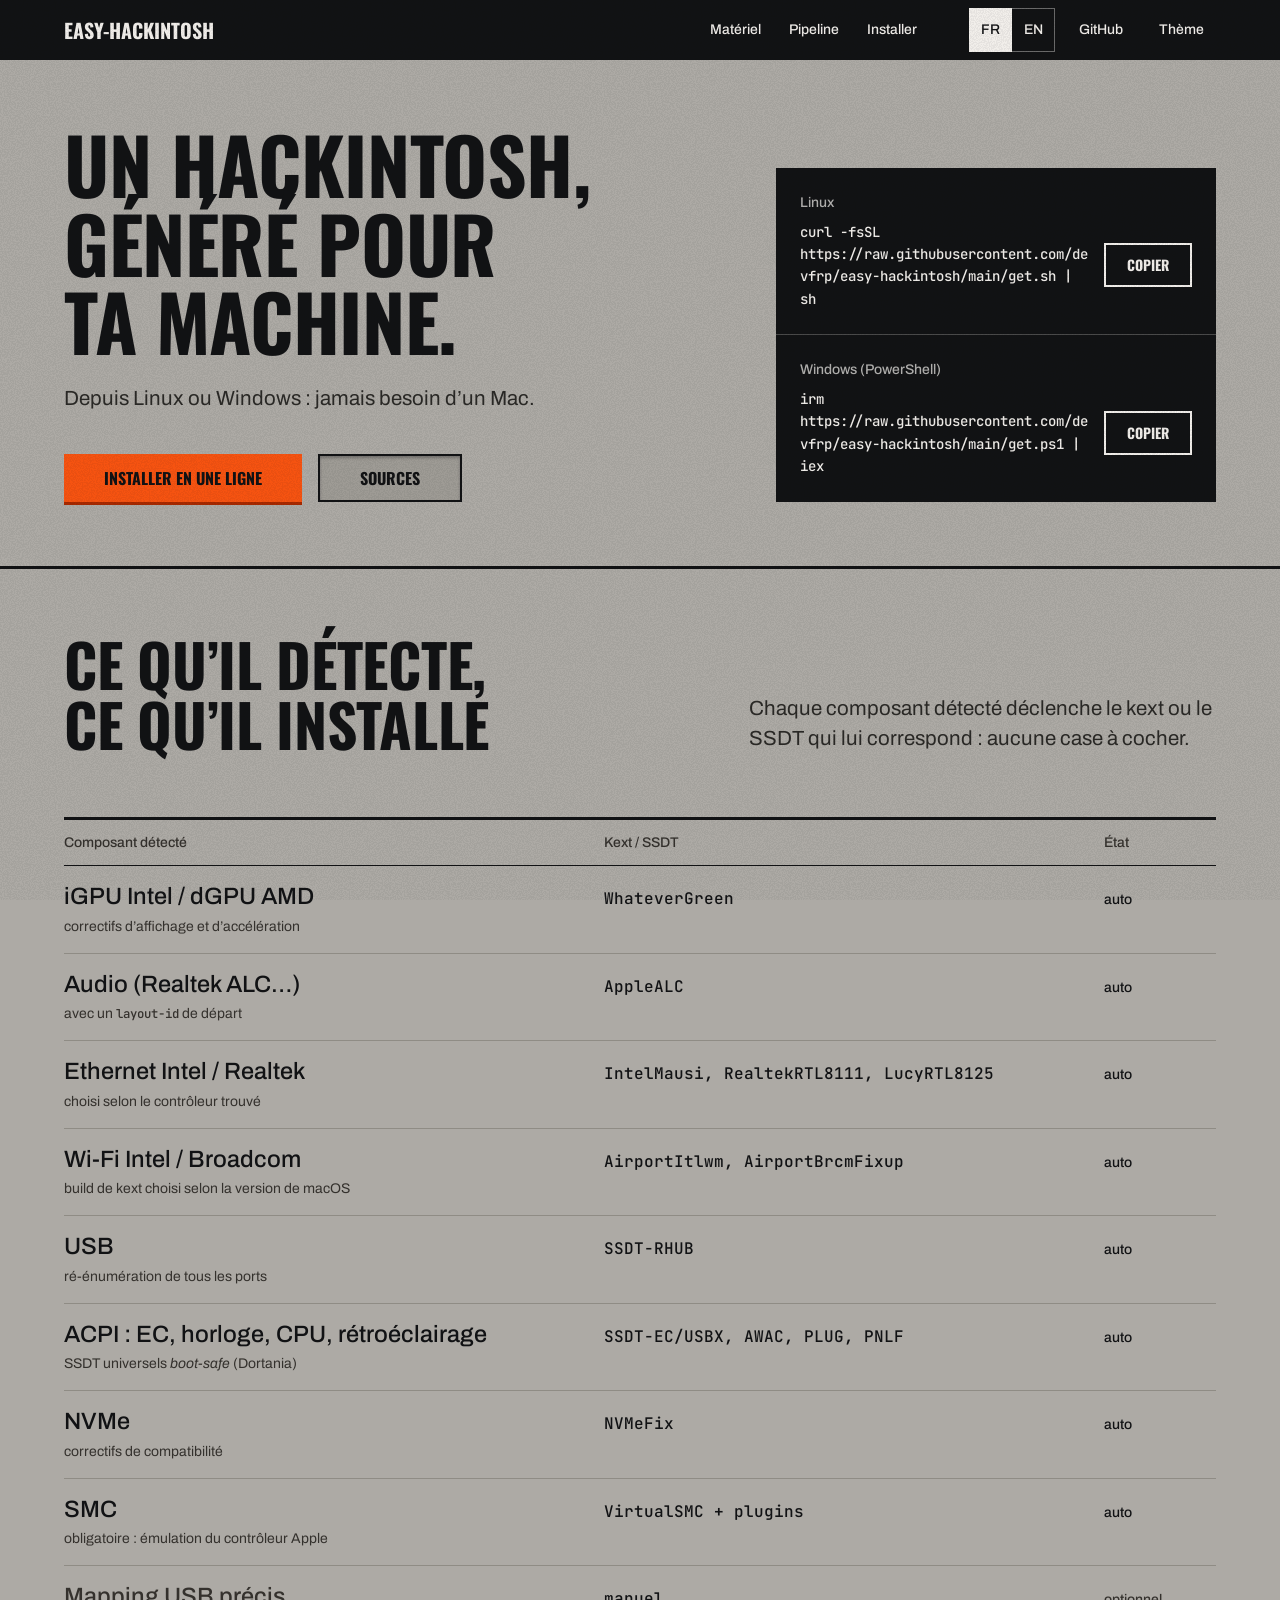
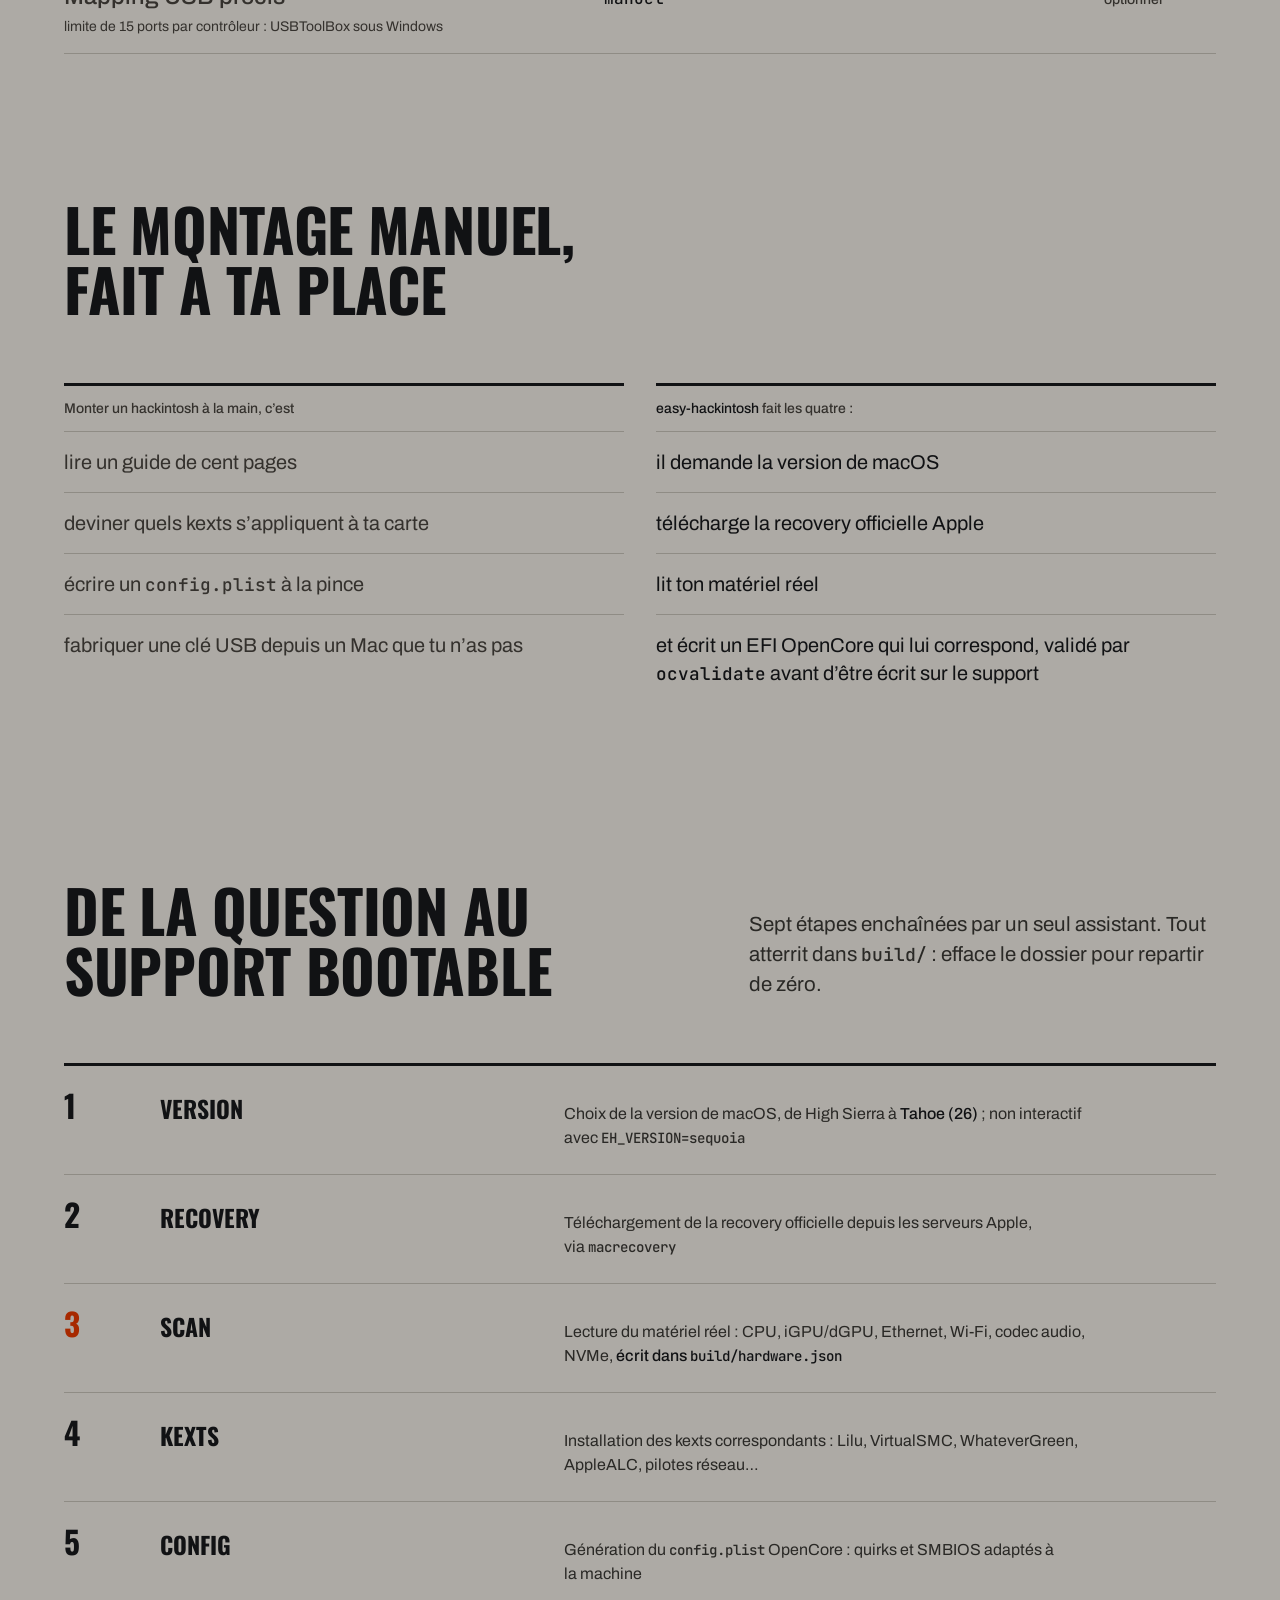
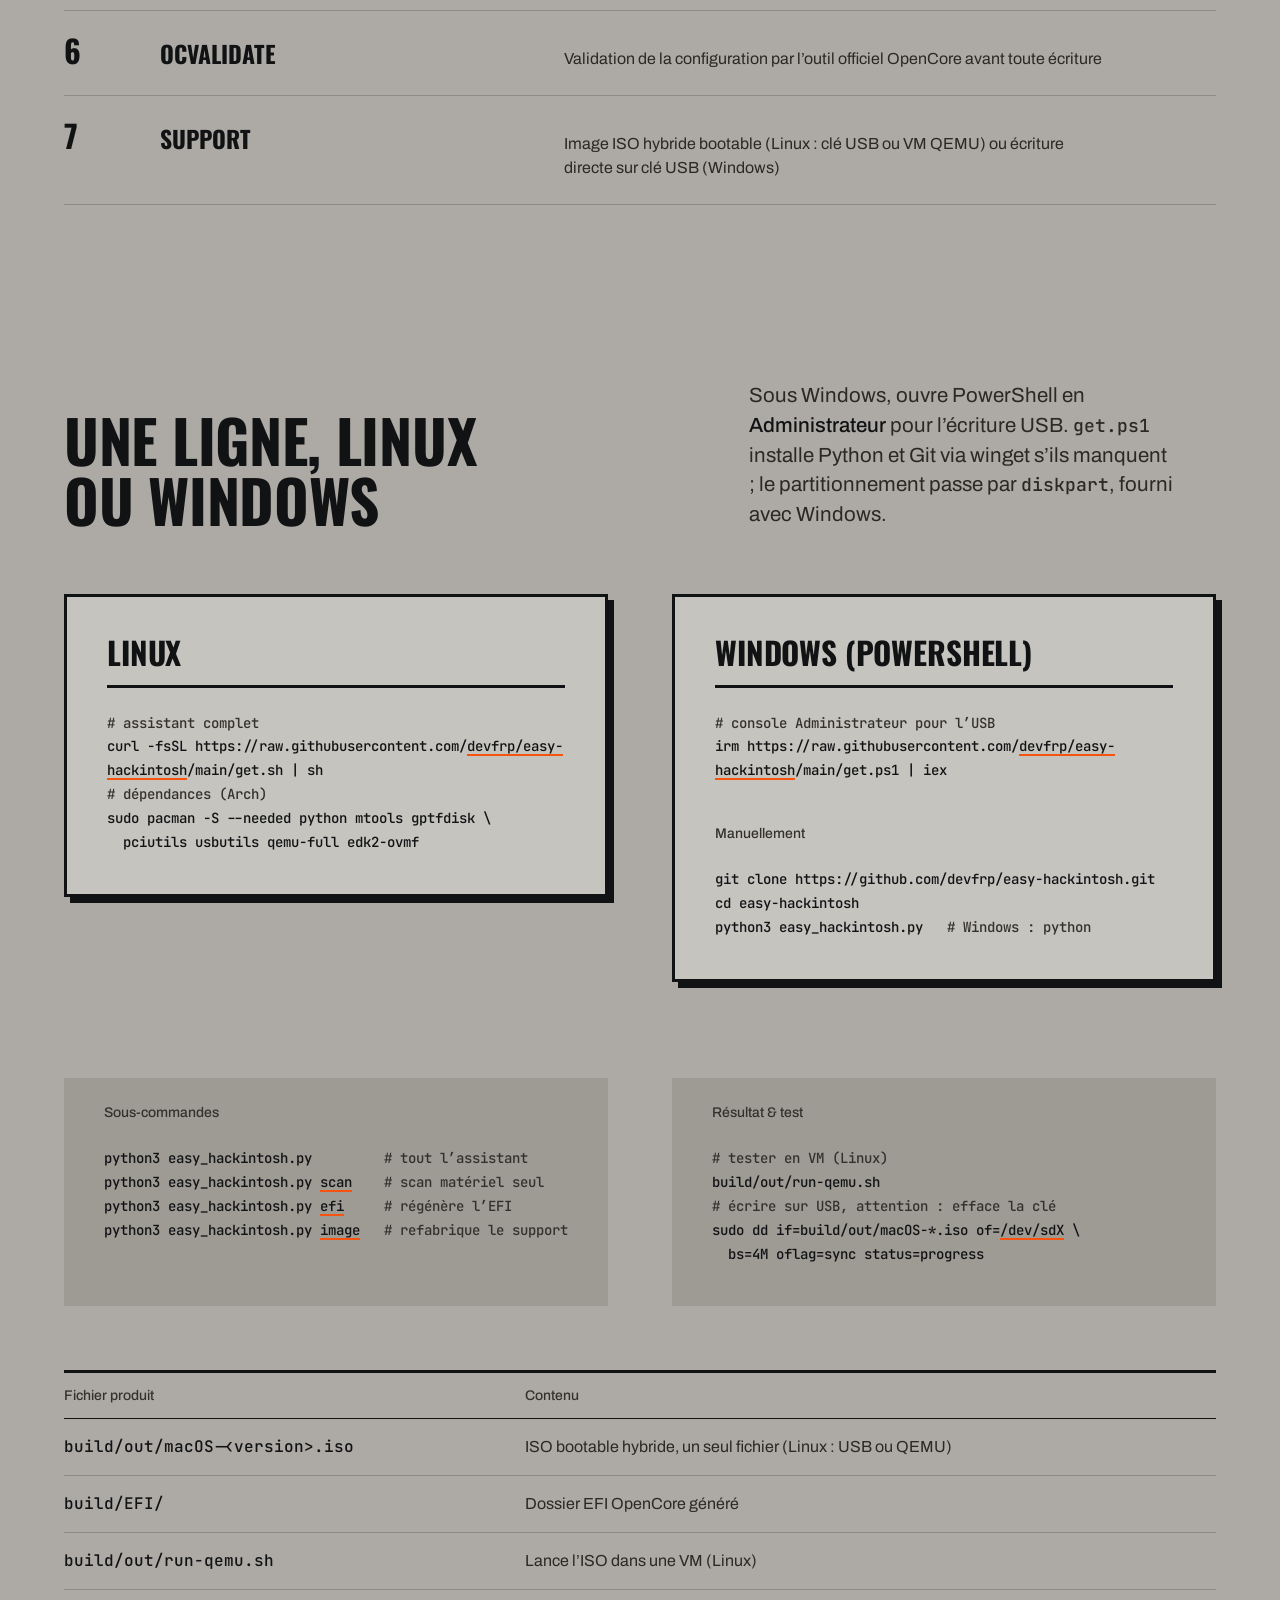
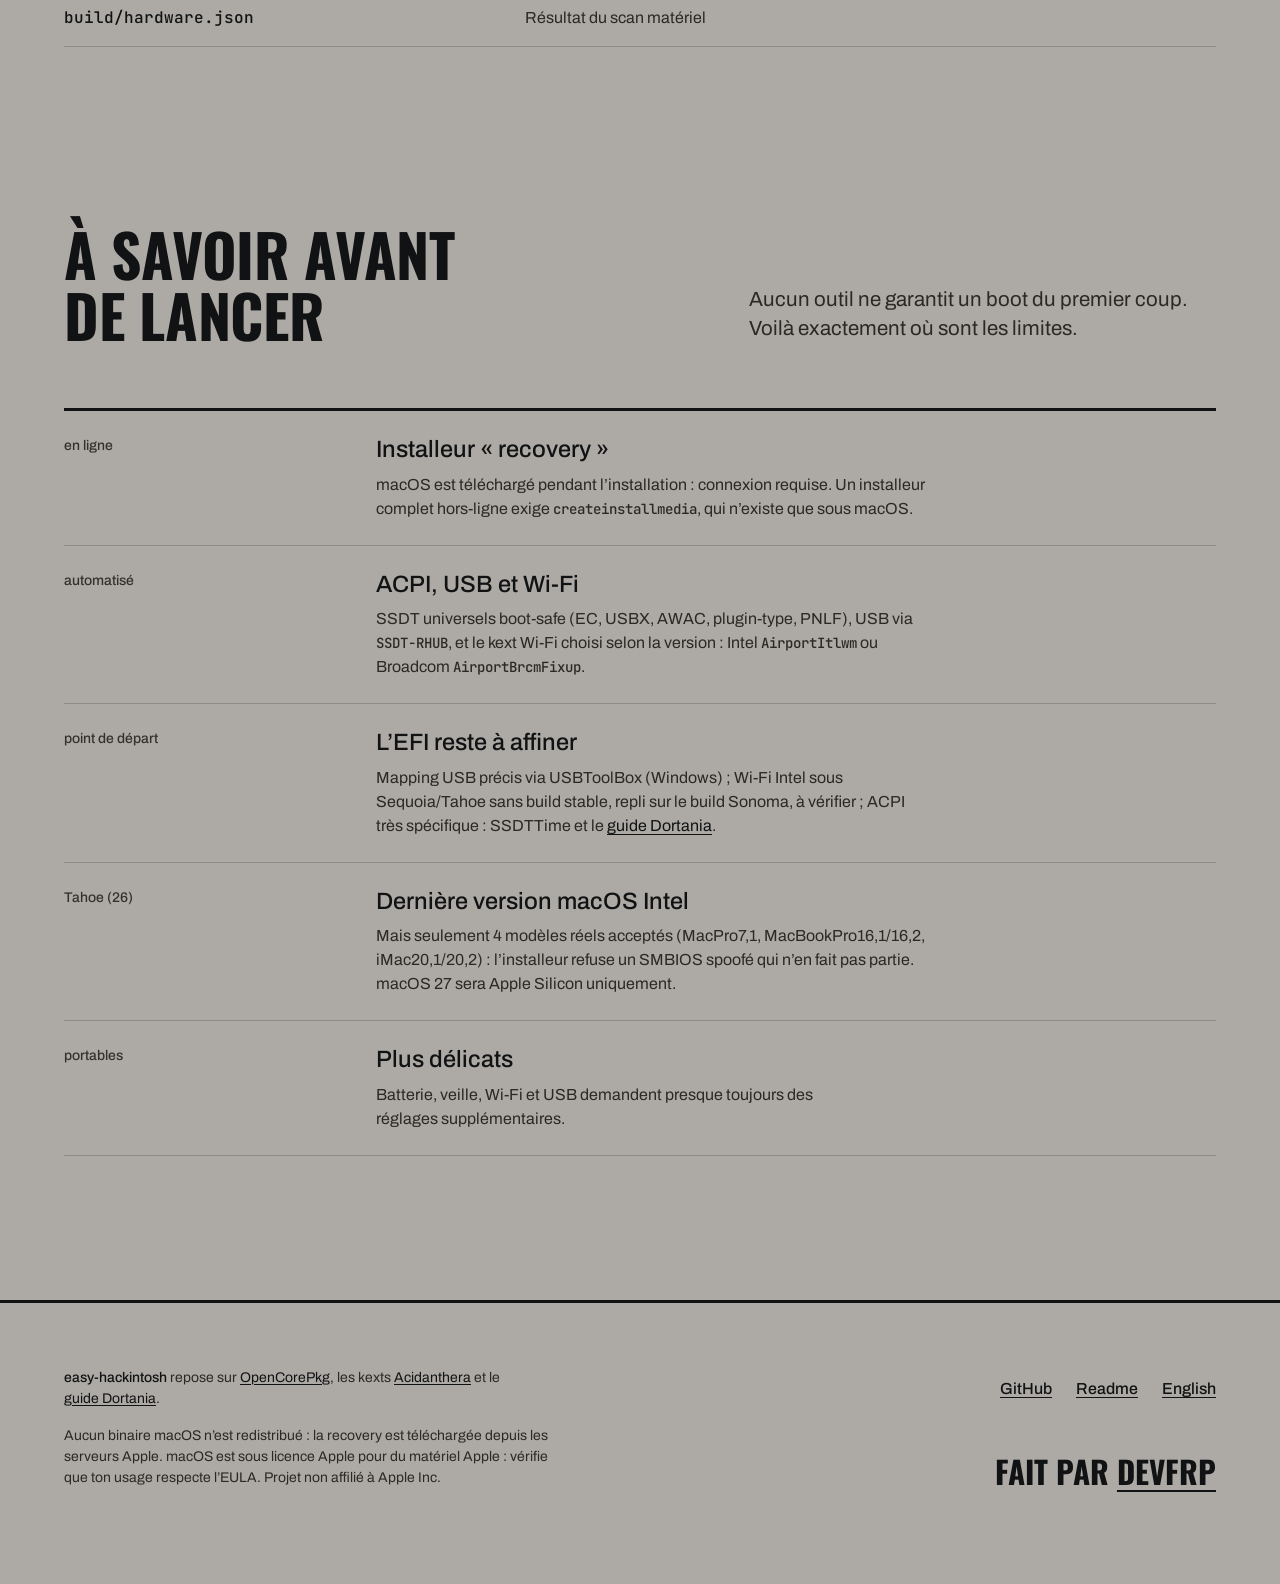
<file: docs/index.html>
<!doctype html>
<html lang="fr">
<head>
<meta charset="utf-8">
<meta name="viewport" content="width=device-width, initial-scale=1">
<title>easy-hackintosh : installeur macOS + EFI OpenCore générés pour ta machine</title>
<meta name="description" content="Génère automatiquement un installeur macOS bootable et un dossier EFI OpenCore adapté au matériel de ta machine, depuis Linux ou Windows. Un seul outil Python.">
<meta name="author" content="devfrp">
<meta property="og:title" content="easy-hackintosh : un hackintosh généré pour ta machine">
<meta property="og:description" content="Scan matériel, kexts, config.plist OpenCore validé, support bootable. Linux et Windows, en une ligne.">
<meta property="og:type" content="website">
<link rel="alternate" hreflang="en" href="index.en.html">
<link rel="preconnect" href="https://fonts.googleapis.com">
<link rel="preconnect" href="https://fonts.gstatic.com" crossorigin>
<link href="https://fonts.googleapis.com/css2?family=Oswald:wght@700&family=Archivo:wght@400;500&family=JetBrains+Mono:wght@500&display=swap" rel="stylesheet">
<link rel="stylesheet" href="style.css">
<script>try{var s=localStorage.getItem('ehx-theme');if(s==='dark'||s==='light')document.documentElement.setAttribute('data-theme',s);}catch(e){}</script>
</head>
<body class="grained">
<a class="skip" href="#top">Aller au contenu</a>
<header class="bar">
  <div class="container bar-inner">
    <a class="logo" href="#top" aria-label="easy-hackintosh, haut de la page">easy-hackintosh</a>
    <nav class="bar-nav" aria-label="Sections">
      <a class="opt" href="#hw">Matériel</a>
      <a class="opt" href="#pipeline">Pipeline</a>
      <a href="#install">Installer</a>
    </nav>
    <div class="bar-end">
      <span class="langsel" role="group" aria-label="Langue">
        <a href="index.html" class="active" aria-current="page">FR</a>
        <a href="index.en.html">EN</a>
      </span>
      <a class="gh" href="https://github.com/devfrp/easy-hackintosh">GitHub</a>
      <button id="themetog" type="button" title="Changer de thème" aria-label="Basculer thème clair/sombre">Thème</button>
    </div>
  </div>
</header>

<main id="top">
  <section class="hero">
    <div class="container hero-grid">
      <div class="hero-text">
        <h1>Un hackintosh, généré pour ta machine.</h1>
        <p class="lead">Depuis Linux ou Windows : jamais besoin d’un Mac.</p>
        <div class="cta">
          <a class="btn btn--primary" href="#install">Installer en une ligne</a>
          <a class="btn btn--secondary" href="https://github.com/devfrp/easy-hackintosh">Sources</a>
        </div>
      </div>
      <div class="cmds">
        <div class="cmd">
          <p class="cmd-cap">Linux</p>
          <div class="term"><code id="cmd">curl -fsSL https://raw.githubusercontent.com/devfrp/easy-hackintosh/main/get.sh | sh</code><button id="cpb" type="button" onclick="cp('cmd','cpb')">copier</button></div>
        </div>
        <div class="cmd">
          <p class="cmd-cap">Windows (PowerShell)</p>
          <div class="term"><code id="cmdw">irm https://raw.githubusercontent.com/devfrp/easy-hackintosh/main/get.ps1 | iex</code><button id="cpbw" type="button" onclick="cp('cmdw','cpbw')">copier</button></div>
        </div>
      </div>
    </div>
  </section>

  <section class="sec sec--first" id="hw">
    <div class="container">
      <div class="head">
        <h2>Ce qu’il détecte, ce qu’il installe</h2>
        <p class="lead">Chaque composant détecté déclenche le kext ou le SSDT qui lui correspond : aucune case à cocher.</p>
      </div>
      <div class="spec-wrap"><table class="spec">
        <thead><tr><th>Composant détecté</th><th>Kext / SSDT</th><th>État</th></tr></thead>
        <tbody>
          <tr><td><b>iGPU Intel / dGPU AMD</b><span>correctifs d’affichage et d’accélération</span></td><td class="v">WhateverGreen</td><td class="s">auto</td></tr>
          <tr><td><b>Audio (Realtek ALC…)</b><span>avec un <code>layout-id</code> de départ</span></td><td class="v">AppleALC</td><td class="s">auto</td></tr>
          <tr><td><b>Ethernet Intel / Realtek</b><span>choisi selon le contrôleur trouvé</span></td><td class="v">IntelMausi, RealtekRTL8111, LucyRTL8125</td><td class="s">auto</td></tr>
          <tr><td><b>Wi-Fi Intel / Broadcom</b><span>build de kext choisi selon la version de macOS</span></td><td class="v">AirportItlwm, AirportBrcmFixup</td><td class="s">auto</td></tr>
          <tr><td><b>USB</b><span>ré-énumération de tous les ports</span></td><td class="v">SSDT-RHUB</td><td class="s">auto</td></tr>
          <tr><td><b>ACPI : EC, horloge, CPU, rétroéclairage</b><span>SSDT universels <em>boot-safe</em> (Dortania)</span></td><td class="v">SSDT-EC/USBX, AWAC, PLUG, PNLF</td><td class="s">auto</td></tr>
          <tr><td><b>NVMe</b><span>correctifs de compatibilité</span></td><td class="v">NVMeFix</td><td class="s">auto</td></tr>
          <tr><td><b>SMC</b><span>obligatoire : émulation du contrôleur Apple</span></td><td class="v">VirtualSMC + plugins</td><td class="s">auto</td></tr>
          <tr class="opt-row"><td><b>Mapping USB précis</b><span>limite de 15 ports par contrôleur : USBToolBox sous Windows</span></td><td class="v">manuel</td><td class="s">optionnel</td></tr>
        </tbody>
      </table></div>
    </div>
  </section>

  <section class="sec" id="about">
    <div class="container about">
      <h2>Le montage manuel, fait à ta place</h2>
      <div class="vs">
        <div class="vs-col">
          <p class="vs-cap">Monter un hackintosh à la main, c’est</p>
          <ul>
            <li>lire un guide de cent pages</li>
            <li>deviner quels kexts s’appliquent à ta carte</li>
            <li>écrire un <code>config.plist</code> à la pince</li>
            <li>fabriquer une clé USB depuis un Mac que tu n’as pas</li>
          </ul>
        </div>
        <div class="vs-col vs-col--after">
          <p class="vs-cap"><b>easy-hackintosh</b> fait les quatre :</p>
          <ul>
            <li>il demande la version de macOS</li>
            <li>télécharge la recovery officielle Apple</li>
            <li>lit ton matériel réel</li>
            <li>et écrit un EFI OpenCore qui lui correspond, validé par <code>ocvalidate</code> avant d’être écrit sur le support</li>
          </ul>
        </div>
      </div>
    </div>
  </section>

  <section class="sec sec--l" id="pipeline">
    <div class="container">
      <div class="head">
        <h2>De la question au support bootable</h2>
        <p class="lead">Sept étapes enchaînées par un seul assistant. Tout atterrit dans <code>build/</code> : efface le dossier pour repartir de zéro.</p>
      </div>
      <ol class="runs">
        <li><span class="name">version</span><p>Choix de la version de macOS, de High&nbsp;Sierra à <b>Tahoe&nbsp;(26)</b> ; non interactif avec <code>EH_VERSION=sequoia</code></p></li>
        <li><span class="name">recovery</span><p>Téléchargement de la recovery officielle depuis les serveurs Apple, via <code>macrecovery</code></p></li>
        <li class="hw"><span class="name">scan</span><p>Lecture du matériel réel : CPU, iGPU/dGPU, Ethernet, Wi-Fi, codec audio, NVMe, <b>écrit dans <code>build/hardware.json</code></b></p></li>
        <li><span class="name">kexts</span><p>Installation des kexts correspondants : Lilu, VirtualSMC, WhateverGreen, AppleALC, pilotes réseau…</p></li>
        <li><span class="name">config</span><p>Génération du <code>config.plist</code> OpenCore : quirks et SMBIOS adaptés à la machine</p></li>
        <li><span class="name">ocvalidate</span><p>Validation de la configuration par l’outil officiel OpenCore avant toute écriture</p></li>
        <li><span class="name">support</span><p>Image ISO hybride bootable (Linux : clé USB ou VM QEMU) ou écriture directe sur clé USB (Windows)</p></li>
      </ol>
    </div>
  </section>

  <section class="sec sec--l" id="install">
    <div class="container">
      <div class="head">
        <h2>Une ligne, Linux ou Windows</h2>
        <p class="lead">Sous Windows, ouvre PowerShell en <b>Administrateur</b> pour l’écriture USB. <code>get.ps1</code> installe Python et Git via winget s’ils manquent ; le partitionnement passe par <code>diskpart</code>, fourni avec Windows.</p>
      </div>
      <div class="plates">
        <figure class="plate">
          <figcaption><h3>Linux</h3></figcaption>
<pre><span class="c"># assistant complet</span>
curl -fsSL https://raw.githubusercontent.com/<span class="f">devfrp/easy-hackintosh</span>/main/get.sh | sh
<span class="c"># dépendances (Arch)</span>
sudo pacman -S --needed python mtools gptfdisk \
  pciutils usbutils qemu-full edk2-ovmf</pre>
        </figure>
        <figure class="plate">
          <figcaption><h3>Windows (PowerShell)</h3></figcaption>
<pre><span class="c"># console Administrateur pour l’USB</span>
irm https://raw.githubusercontent.com/<span class="f">devfrp/easy-hackintosh</span>/main/get.ps1 | iex</pre>
          <p class="plate-sub">Manuellement</p>
<pre>git clone https://github.com/devfrp/easy-hackintosh.git
cd easy-hackintosh
python3 easy_hackintosh.py   <span class="c"># Windows : python</span></pre>
        </figure>
      </div>
      <div class="wells">
        <figure class="well">
          <figcaption>Sous-commandes</figcaption>
<pre>python3 easy_hackintosh.py         <span class="c"># tout l’assistant</span>
python3 easy_hackintosh.py <span class="f">scan</span>    <span class="c"># scan matériel seul</span>
python3 easy_hackintosh.py <span class="f">efi</span>     <span class="c"># régénère l’EFI</span>
python3 easy_hackintosh.py <span class="f">image</span>   <span class="c"># refabrique le support</span></pre>
        </figure>
        <figure class="well">
          <figcaption>Résultat &amp; test</figcaption>
<pre><span class="c"># tester en VM (Linux)</span>
build/out/run-qemu.sh
<span class="c"># écrire sur USB, attention : efface la clé</span>
sudo dd if=build/out/macOS-*.iso of=<span class="f">/dev/sdX</span> \
  bs=4M oflag=sync status=progress</pre>
        </figure>
      </div>
      <div class="spec-wrap"><table class="spec spec--files">
        <thead><tr><th>Fichier produit</th><th>Contenu</th></tr></thead>
        <tbody>
          <tr><td class="v">build/out/macOS-&lt;version&gt;.iso</td><td>ISO bootable hybride, un seul fichier (Linux : USB ou QEMU)</td></tr>
          <tr><td class="v">build/EFI/</td><td>Dossier EFI OpenCore généré</td></tr>
          <tr><td class="v">build/out/run-qemu.sh</td><td>Lance l’ISO dans une VM (Linux)</td></tr>
          <tr><td class="v">build/hardware.json</td><td>Résultat du scan matériel</td></tr>
        </tbody>
      </table></div>
    </div>
  </section>

  <section class="sec sec--l" id="know">
    <div class="container">
      <div class="head">
        <h2>À savoir avant de lancer</h2>
        <p class="lead">Aucun outil ne garantit un boot du premier coup. Voilà exactement où sont les limites.</p>
      </div>
      <ul class="limits">
        <li><span class="tag">en ligne</span><div><b>Installeur « recovery »</b><p>macOS est téléchargé pendant l’installation : connexion requise. Un installeur complet hors-ligne exige <code>createinstallmedia</code>, qui n’existe que sous macOS.</p></div></li>
        <li><span class="tag">automatisé</span><div><b>ACPI, USB et Wi-Fi</b><p>SSDT universels boot-safe (EC, USBX, AWAC, plugin-type, PNLF), USB via <code>SSDT-RHUB</code>, et le kext Wi-Fi choisi selon la version : Intel <code>AirportItlwm</code> ou Broadcom <code>AirportBrcmFixup</code>.</p></div></li>
        <li><span class="tag">point de départ</span><div><b>L’EFI reste à affiner</b><p>Mapping USB précis via USBToolBox (Windows) ; Wi-Fi Intel sous Sequoia/Tahoe sans build stable, repli sur le build Sonoma, à vérifier ; ACPI très spécifique : SSDTTime et le <a href="https://dortania.github.io/OpenCore-Install-Guide/">guide Dortania</a>.</p></div></li>
        <li><span class="tag">Tahoe (26)</span><div><b>Dernière version macOS Intel</b><p>Mais seulement 4 modèles réels acceptés (MacPro7,1, MacBookPro16,1/16,2, iMac20,1/20,2) : l’installeur refuse un SMBIOS spoofé qui n’en fait pas partie. macOS 27 sera Apple Silicon uniquement.</p></div></li>
        <li><span class="tag">portables</span><div><b>Plus délicats</b><p>Batterie, veille, Wi-Fi et USB demandent presque toujours des réglages supplémentaires.</p></div></li>
      </ul>
    </div>
  </section>
</main>

<footer class="foot">
  <div class="container foot-grid">
    <div class="disc">
      <p><b>easy-hackintosh</b> repose sur <a href="https://github.com/acidanthera/OpenCorePkg">OpenCorePkg</a>, les kexts <a href="https://github.com/acidanthera">Acidanthera</a> et le <a href="https://dortania.github.io/OpenCore-Install-Guide/">guide Dortania</a>.</p>
      <p>Aucun binaire macOS n’est redistribué : la recovery est téléchargée depuis les serveurs Apple. macOS est sous licence Apple pour du matériel Apple : vérifie que ton usage respecte l’EULA. Projet non affilié à Apple&nbsp;Inc.</p>
    </div>
    <div class="signoff">
      <ul class="links">
        <li><a href="https://github.com/devfrp/easy-hackintosh">GitHub</a></li>
        <li><a href="https://github.com/devfrp/easy-hackintosh/blob/main/README.md">Readme</a></li>
        <li><a href="index.en.html">English</a></li>
      </ul>
      <p class="sign">Fait par <a href="https://devfrp.github.io">devfrp</a></p>
    </div>
  </div>
</footer>

<script>
(function(){
  // theme (persisted)
  var root=document.documentElement, tog=document.getElementById('themetog');
  function cur(){var t=root.getAttribute('data-theme');
    if(t) return t;
    return matchMedia('(prefers-color-scheme:dark)').matches?'dark':'light';}
  tog.addEventListener('click',function(){
    var n=cur()==='dark'?'light':'dark';
    root.setAttribute('data-theme',n);
    try{localStorage.setItem('ehx-theme',n);}catch(e){}
  });
  // copy
  window.cp=function(id,bid){var b=document.getElementById(bid);
    navigator.clipboard.writeText(document.getElementById(id).textContent).then(function(){
      b.textContent='copié'; setTimeout(function(){b.textContent='copier';},1500);});};
})();
</script>
</body>
</html>
</file>
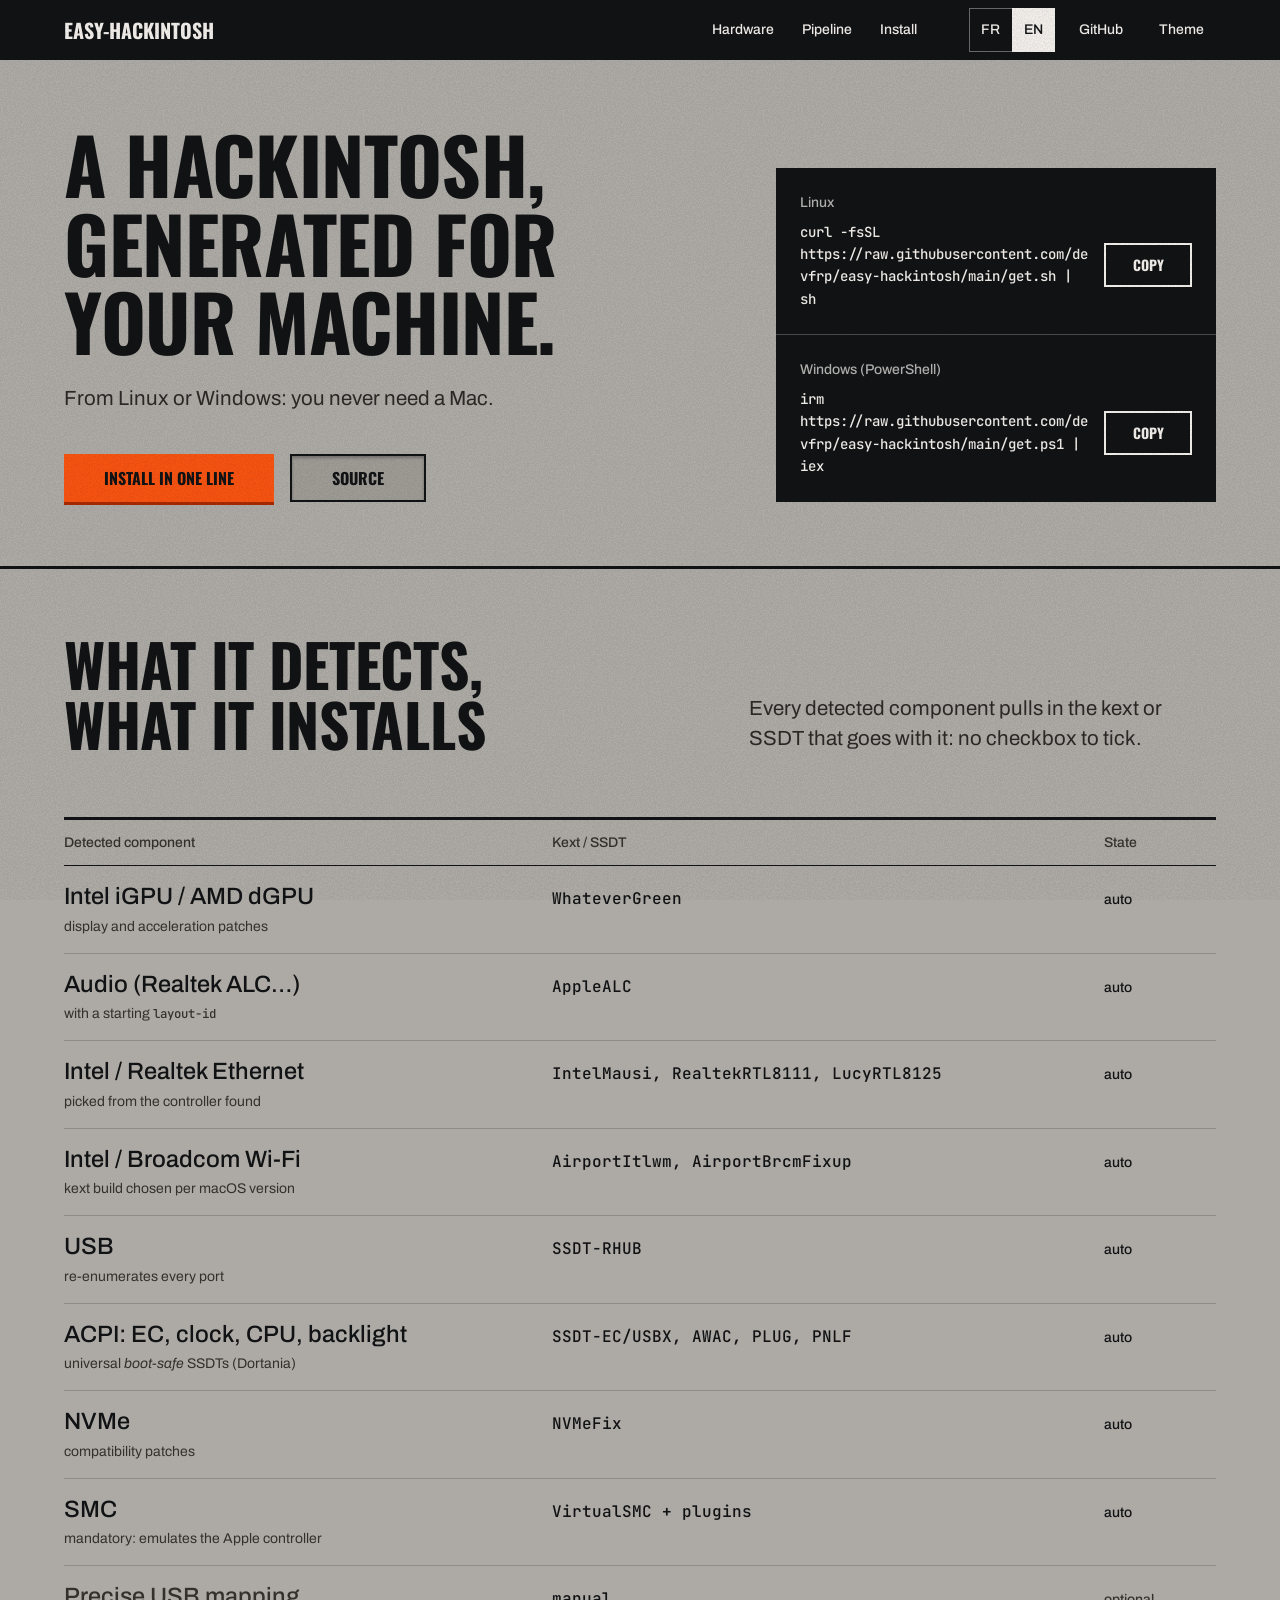
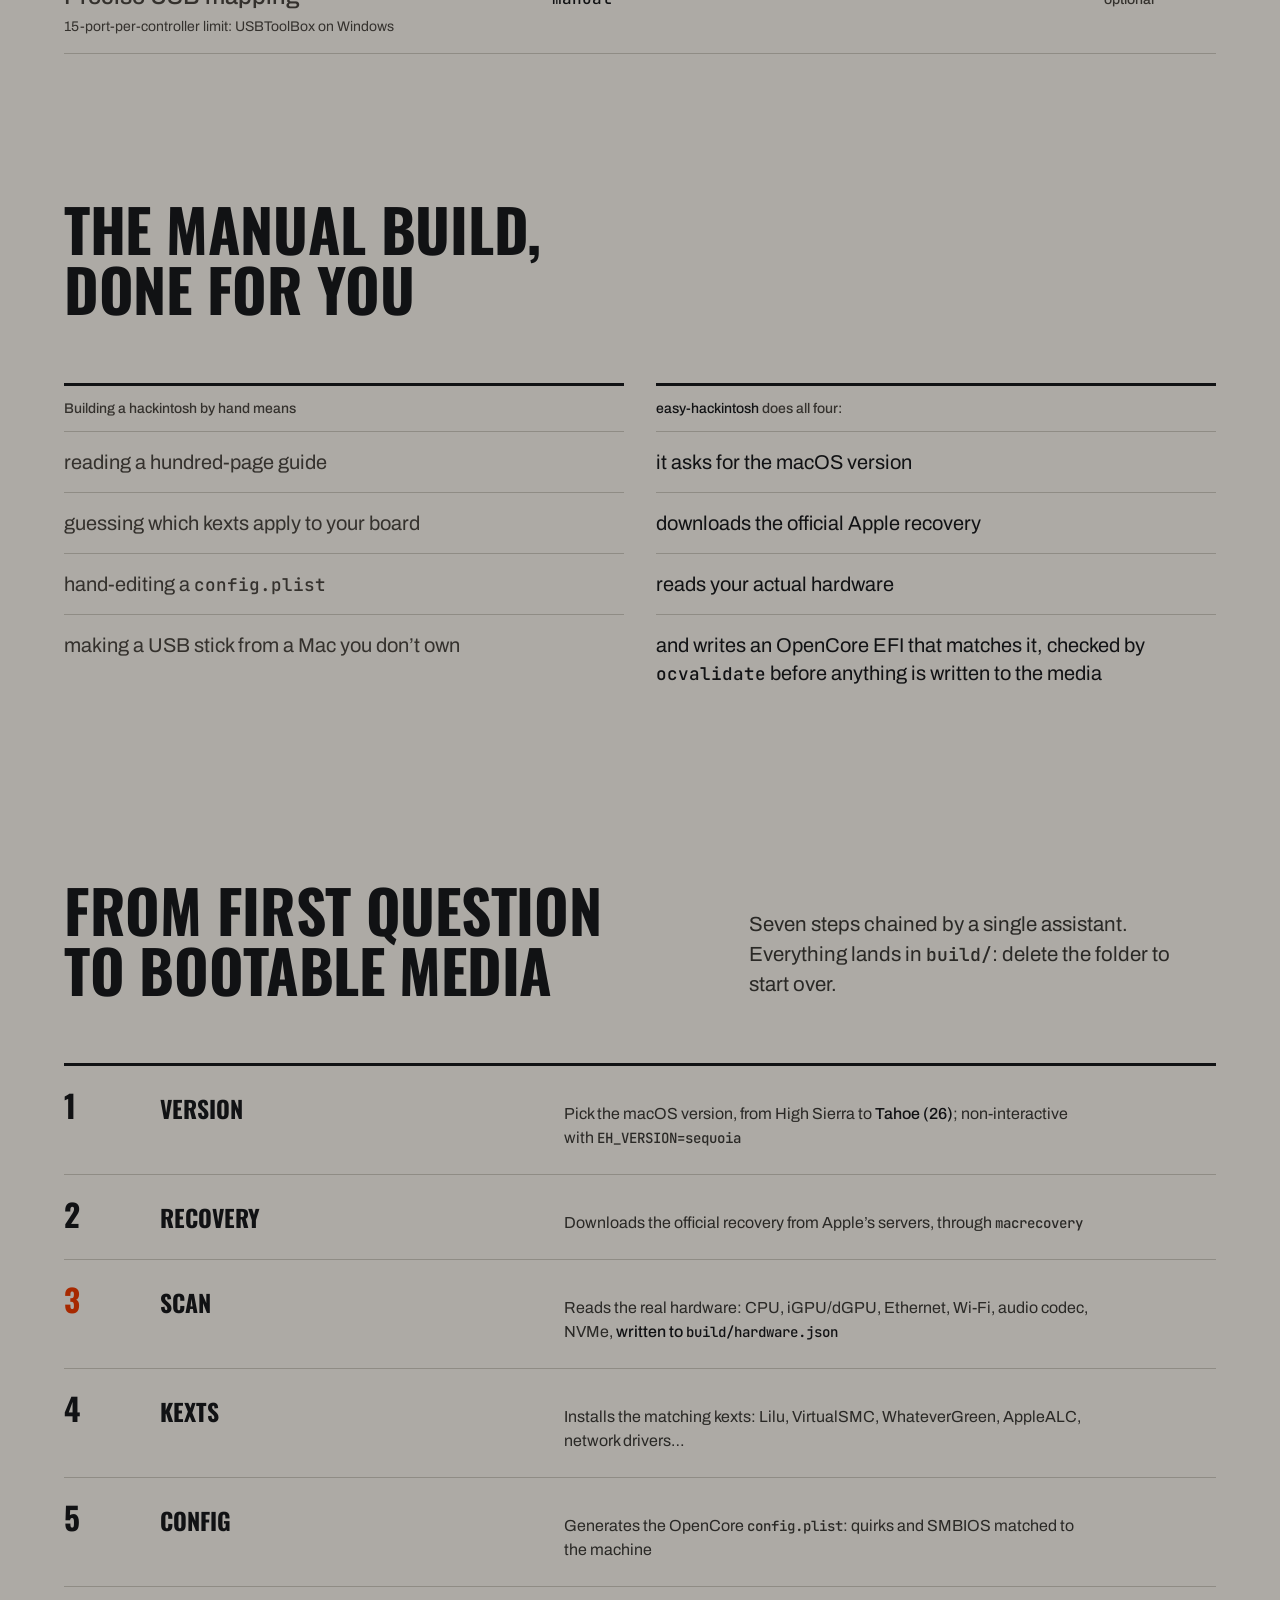
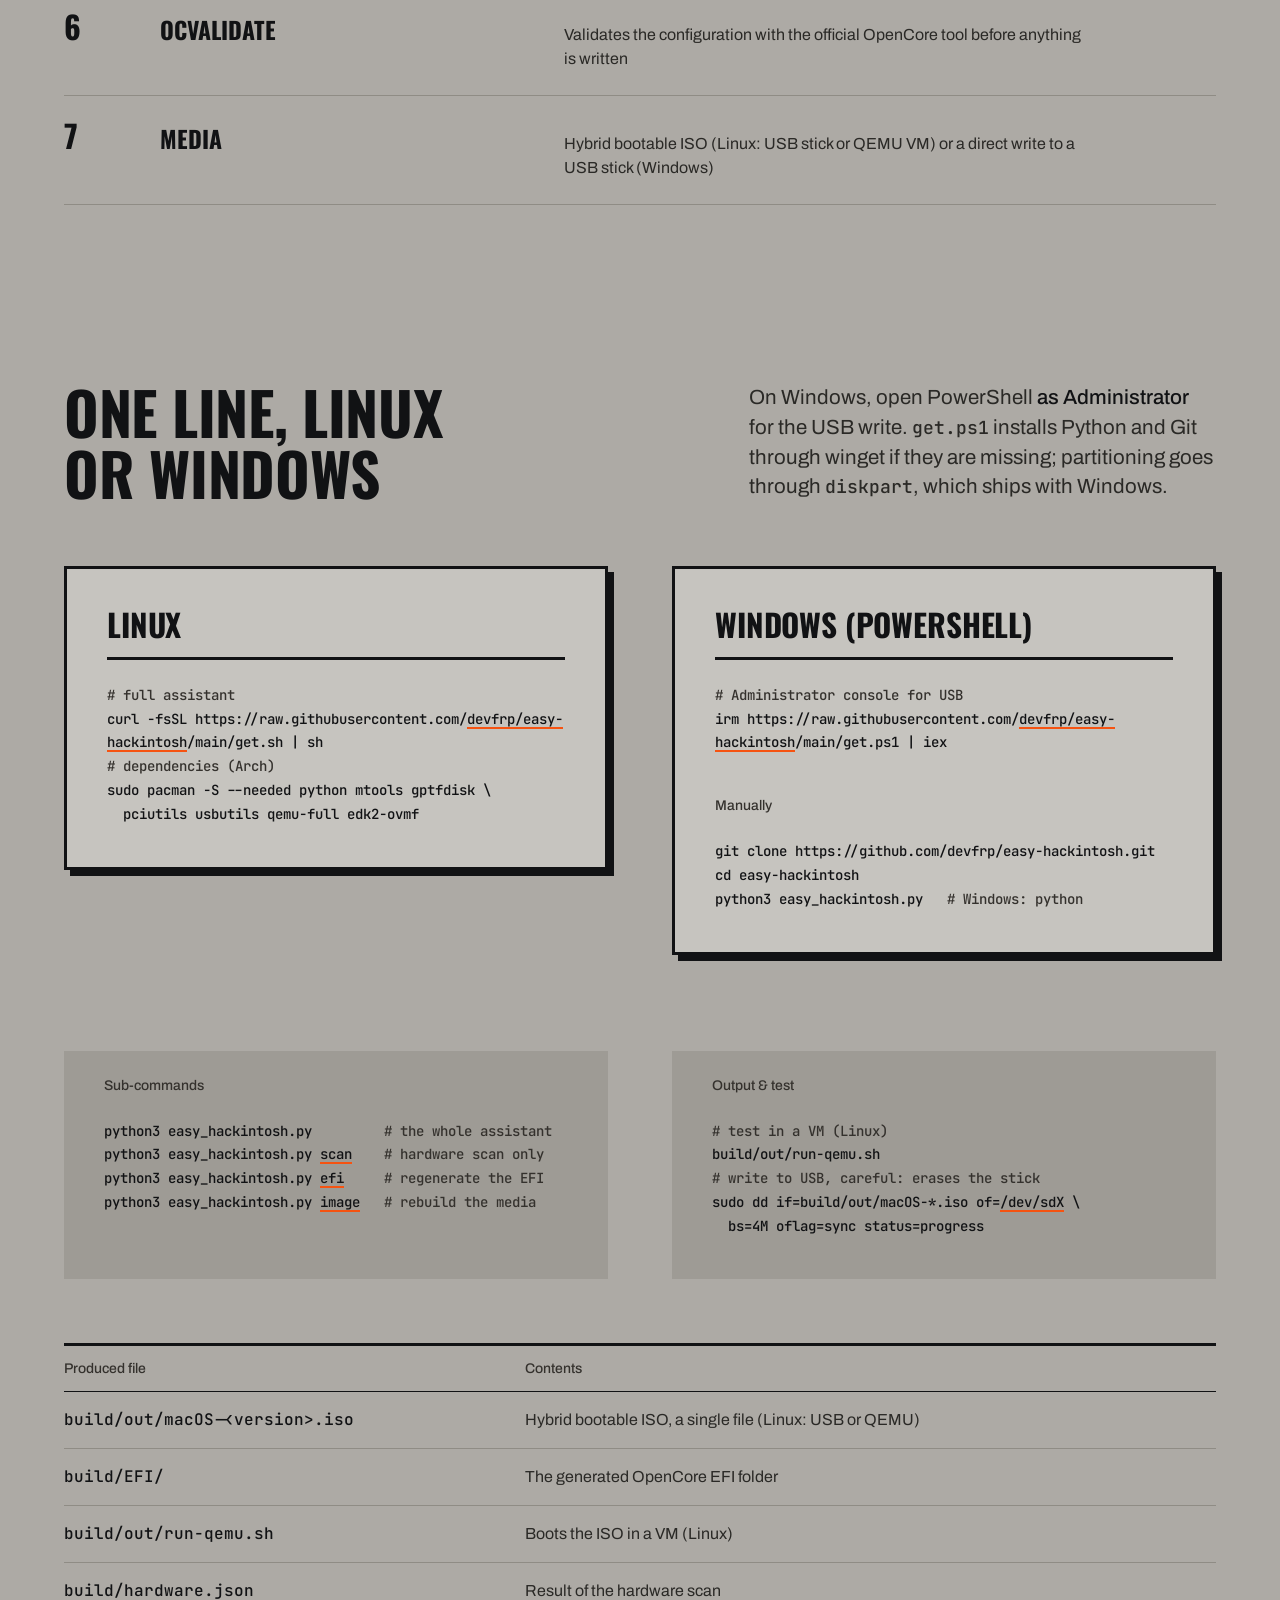
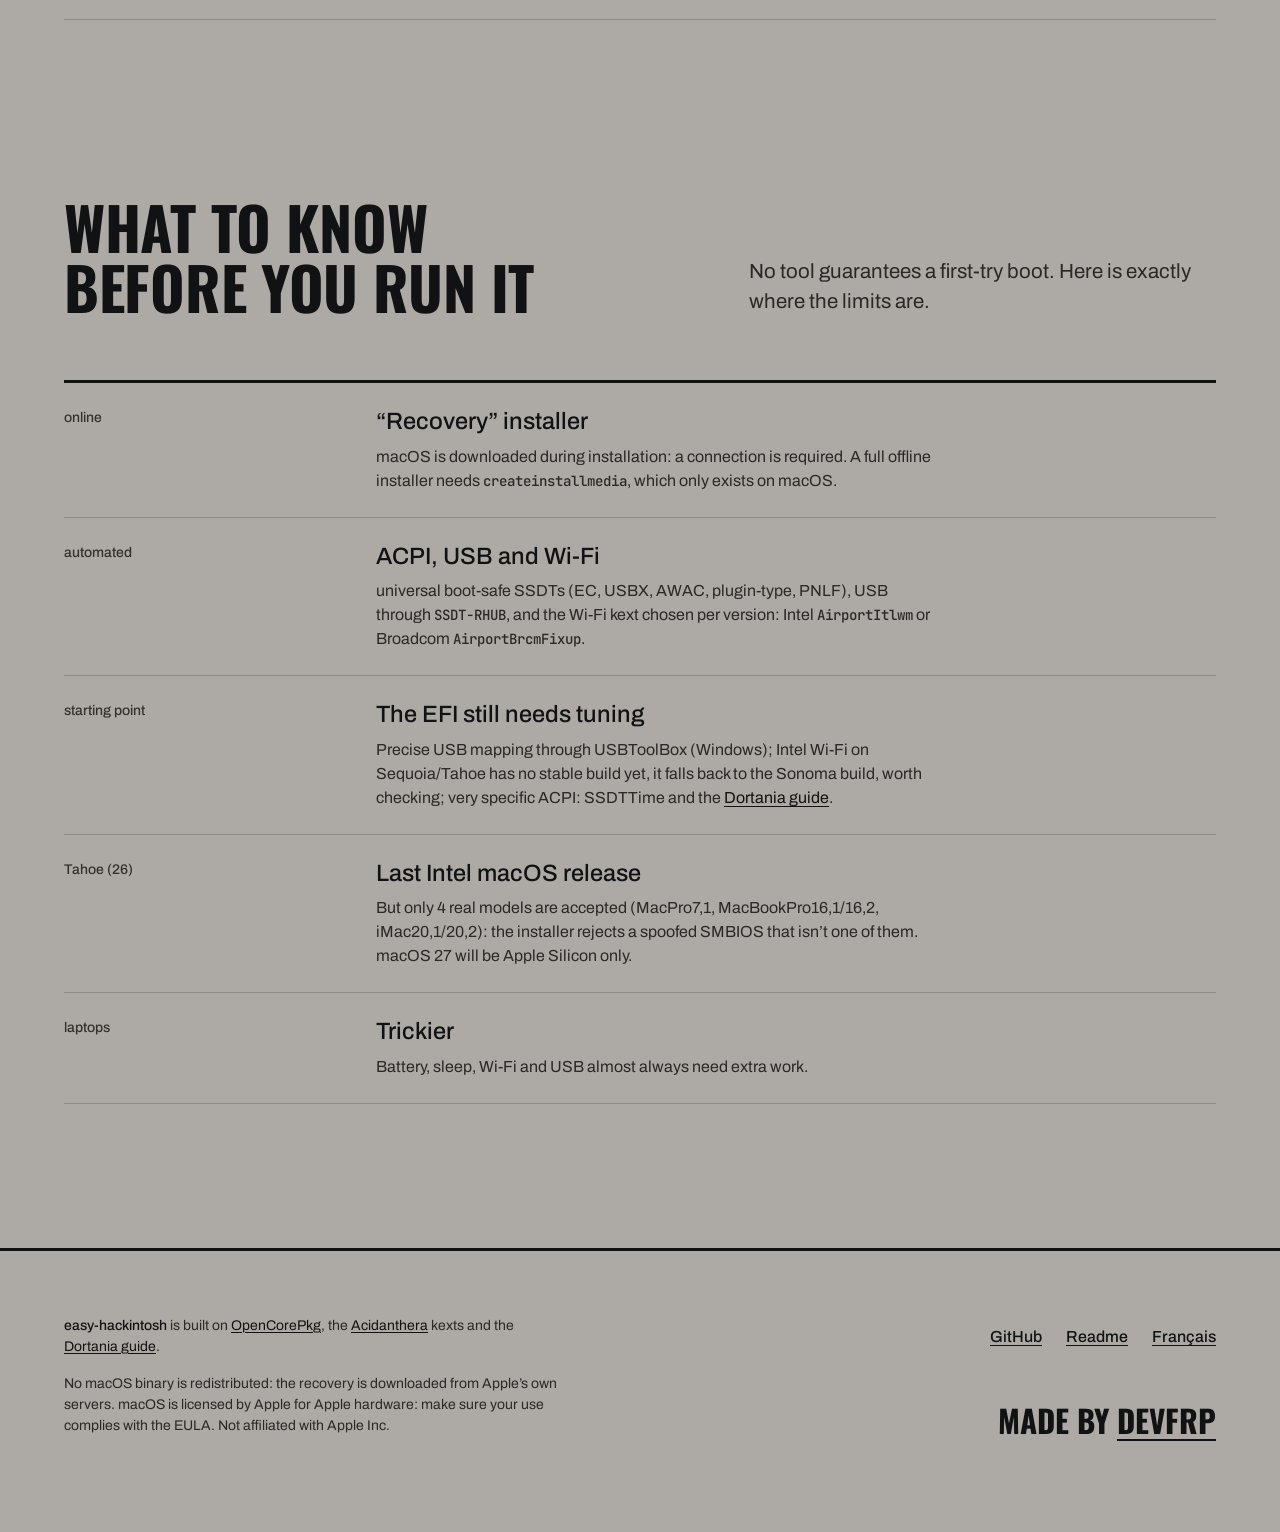
<file: docs/index.en.html>
<!doctype html>
<html lang="en">
<head>
<meta charset="utf-8">
<meta name="viewport" content="width=device-width, initial-scale=1">
<title>easy-hackintosh: a macOS installer and an OpenCore EFI generated for your machine</title>
<meta name="description" content="Automatically generates a bootable macOS installer and an OpenCore EFI folder tailored to your hardware, from Linux or Windows. One Python tool.">
<meta name="author" content="devfrp">
<meta property="og:title" content="easy-hackintosh: a hackintosh generated for your machine">
<meta property="og:description" content="Hardware scan, kexts, validated OpenCore config.plist, bootable media. Linux and Windows, in one line.">
<meta property="og:type" content="website">
<link rel="alternate" hreflang="fr" href="index.html">
<link rel="preconnect" href="https://fonts.googleapis.com">
<link rel="preconnect" href="https://fonts.gstatic.com" crossorigin>
<link href="https://fonts.googleapis.com/css2?family=Oswald:wght@700&family=Archivo:wght@400;500&family=JetBrains+Mono:wght@500&display=swap" rel="stylesheet">
<link rel="stylesheet" href="style.css">
<script>try{var s=localStorage.getItem('ehx-theme');if(s==='dark'||s==='light')document.documentElement.setAttribute('data-theme',s);}catch(e){}</script>
</head>
<body class="grained">
<a class="skip" href="#top">Skip to content</a>
<header class="bar">
  <div class="container bar-inner">
    <a class="logo" href="#top" aria-label="easy-hackintosh, top of the page">easy-hackintosh</a>
    <nav class="bar-nav" aria-label="Sections">
      <a class="opt" href="#hw">Hardware</a>
      <a class="opt" href="#pipeline">Pipeline</a>
      <a href="#install">Install</a>
    </nav>
    <div class="bar-end">
      <span class="langsel" role="group" aria-label="Language">
        <a href="index.html">FR</a>
        <a href="index.en.html" class="active" aria-current="page">EN</a>
      </span>
      <a class="gh" href="https://github.com/devfrp/easy-hackintosh">GitHub</a>
      <button id="themetog" type="button" title="Toggle theme" aria-label="Toggle light/dark theme">Theme</button>
    </div>
  </div>
</header>

<main id="top">
  <section class="hero">
    <div class="container hero-grid">
      <div class="hero-text">
        <h1>A hackintosh, generated for your machine.</h1>
        <p class="lead">From Linux or Windows: you never need a Mac.</p>
        <div class="cta">
          <a class="btn btn--primary" href="#install">Install in one line</a>
          <a class="btn btn--secondary" href="https://github.com/devfrp/easy-hackintosh">Source</a>
        </div>
      </div>
      <div class="cmds">
        <div class="cmd">
          <p class="cmd-cap">Linux</p>
          <div class="term"><code id="cmd">curl -fsSL https://raw.githubusercontent.com/devfrp/easy-hackintosh/main/get.sh | sh</code><button id="cpb" type="button" onclick="cp('cmd','cpb')">copy</button></div>
        </div>
        <div class="cmd">
          <p class="cmd-cap">Windows (PowerShell)</p>
          <div class="term"><code id="cmdw">irm https://raw.githubusercontent.com/devfrp/easy-hackintosh/main/get.ps1 | iex</code><button id="cpbw" type="button" onclick="cp('cmdw','cpbw')">copy</button></div>
        </div>
      </div>
    </div>
  </section>

  <section class="sec sec--first" id="hw">
    <div class="container">
      <div class="head">
        <h2>What it detects, what it installs</h2>
        <p class="lead">Every detected component pulls in the kext or SSDT that goes with it: no checkbox to tick.</p>
      </div>
      <div class="spec-wrap"><table class="spec">
        <thead><tr><th>Detected component</th><th>Kext / SSDT</th><th>State</th></tr></thead>
        <tbody>
          <tr><td><b>Intel iGPU / AMD dGPU</b><span>display and acceleration patches</span></td><td class="v">WhateverGreen</td><td class="s">auto</td></tr>
          <tr><td><b>Audio (Realtek ALC…)</b><span>with a starting <code>layout-id</code></span></td><td class="v">AppleALC</td><td class="s">auto</td></tr>
          <tr><td><b>Intel / Realtek Ethernet</b><span>picked from the controller found</span></td><td class="v">IntelMausi, RealtekRTL8111, LucyRTL8125</td><td class="s">auto</td></tr>
          <tr><td><b>Intel / Broadcom Wi-Fi</b><span>kext build chosen per macOS version</span></td><td class="v">AirportItlwm, AirportBrcmFixup</td><td class="s">auto</td></tr>
          <tr><td><b>USB</b><span>re-enumerates every port</span></td><td class="v">SSDT-RHUB</td><td class="s">auto</td></tr>
          <tr><td><b>ACPI: EC, clock, CPU, backlight</b><span>universal <em>boot-safe</em> SSDTs (Dortania)</span></td><td class="v">SSDT-EC/USBX, AWAC, PLUG, PNLF</td><td class="s">auto</td></tr>
          <tr><td><b>NVMe</b><span>compatibility patches</span></td><td class="v">NVMeFix</td><td class="s">auto</td></tr>
          <tr><td><b>SMC</b><span>mandatory: emulates the Apple controller</span></td><td class="v">VirtualSMC + plugins</td><td class="s">auto</td></tr>
          <tr class="opt-row"><td><b>Precise USB mapping</b><span>15-port-per-controller limit: USBToolBox on Windows</span></td><td class="v">manual</td><td class="s">optional</td></tr>
        </tbody>
      </table></div>
    </div>
  </section>

  <section class="sec" id="about">
    <div class="container about">
      <h2>The manual build, done for you</h2>
      <div class="vs">
        <div class="vs-col">
          <p class="vs-cap">Building a hackintosh by hand means</p>
          <ul>
            <li>reading a hundred-page guide</li>
            <li>guessing which kexts apply to your board</li>
            <li>hand-editing a <code>config.plist</code></li>
            <li>making a USB stick from a Mac you don’t own</li>
          </ul>
        </div>
        <div class="vs-col vs-col--after">
          <p class="vs-cap"><b>easy-hackintosh</b> does all four:</p>
          <ul>
            <li>it asks for the macOS version</li>
            <li>downloads the official Apple recovery</li>
            <li>reads your actual hardware</li>
            <li>and writes an OpenCore EFI that matches it, checked by <code>ocvalidate</code> before anything is written to the media</li>
          </ul>
        </div>
      </div>
    </div>
  </section>

  <section class="sec sec--l" id="pipeline">
    <div class="container">
      <div class="head">
        <h2>From first question to bootable media</h2>
        <p class="lead">Seven steps chained by a single assistant. Everything lands in <code>build/</code>: delete the folder to start over.</p>
      </div>
      <ol class="runs">
        <li><span class="name">version</span><p>Pick the macOS version, from High&nbsp;Sierra to <b>Tahoe&nbsp;(26)</b>; non-interactive with <code>EH_VERSION=sequoia</code></p></li>
        <li><span class="name">recovery</span><p>Downloads the official recovery from Apple’s servers, through <code>macrecovery</code></p></li>
        <li class="hw"><span class="name">scan</span><p>Reads the real hardware: CPU, iGPU/dGPU, Ethernet, Wi-Fi, audio codec, NVMe, <b>written to <code>build/hardware.json</code></b></p></li>
        <li><span class="name">kexts</span><p>Installs the matching kexts: Lilu, VirtualSMC, WhateverGreen, AppleALC, network drivers…</p></li>
        <li><span class="name">config</span><p>Generates the OpenCore <code>config.plist</code>: quirks and SMBIOS matched to the machine</p></li>
        <li><span class="name">ocvalidate</span><p>Validates the configuration with the official OpenCore tool before anything is written</p></li>
        <li><span class="name">media</span><p>Hybrid bootable ISO (Linux: USB stick or QEMU VM) or a direct write to a USB stick (Windows)</p></li>
      </ol>
    </div>
  </section>

  <section class="sec sec--l" id="install">
    <div class="container">
      <div class="head">
        <h2>One line, Linux or Windows</h2>
        <p class="lead">On Windows, open PowerShell <b>as Administrator</b> for the USB write. <code>get.ps1</code> installs Python and Git through winget if they are missing; partitioning goes through <code>diskpart</code>, which ships with Windows.</p>
      </div>
      <div class="plates">
        <figure class="plate">
          <figcaption><h3>Linux</h3></figcaption>
<pre><span class="c"># full assistant</span>
curl -fsSL https://raw.githubusercontent.com/<span class="f">devfrp/easy-hackintosh</span>/main/get.sh | sh
<span class="c"># dependencies (Arch)</span>
sudo pacman -S --needed python mtools gptfdisk \
  pciutils usbutils qemu-full edk2-ovmf</pre>
        </figure>
        <figure class="plate">
          <figcaption><h3>Windows (PowerShell)</h3></figcaption>
<pre><span class="c"># Administrator console for USB</span>
irm https://raw.githubusercontent.com/<span class="f">devfrp/easy-hackintosh</span>/main/get.ps1 | iex</pre>
          <p class="plate-sub">Manually</p>
<pre>git clone https://github.com/devfrp/easy-hackintosh.git
cd easy-hackintosh
python3 easy_hackintosh.py   <span class="c"># Windows: python</span></pre>
        </figure>
      </div>
      <div class="wells">
        <figure class="well">
          <figcaption>Sub-commands</figcaption>
<pre>python3 easy_hackintosh.py         <span class="c"># the whole assistant</span>
python3 easy_hackintosh.py <span class="f">scan</span>    <span class="c"># hardware scan only</span>
python3 easy_hackintosh.py <span class="f">efi</span>     <span class="c"># regenerate the EFI</span>
python3 easy_hackintosh.py <span class="f">image</span>   <span class="c"># rebuild the media</span></pre>
        </figure>
        <figure class="well">
          <figcaption>Output &amp; test</figcaption>
<pre><span class="c"># test in a VM (Linux)</span>
build/out/run-qemu.sh
<span class="c"># write to USB, careful: erases the stick</span>
sudo dd if=build/out/macOS-*.iso of=<span class="f">/dev/sdX</span> \
  bs=4M oflag=sync status=progress</pre>
        </figure>
      </div>
      <div class="spec-wrap"><table class="spec spec--files">
        <thead><tr><th>Produced file</th><th>Contents</th></tr></thead>
        <tbody>
          <tr><td class="v">build/out/macOS-&lt;version&gt;.iso</td><td>Hybrid bootable ISO, a single file (Linux: USB or QEMU)</td></tr>
          <tr><td class="v">build/EFI/</td><td>The generated OpenCore EFI folder</td></tr>
          <tr><td class="v">build/out/run-qemu.sh</td><td>Boots the ISO in a VM (Linux)</td></tr>
          <tr><td class="v">build/hardware.json</td><td>Result of the hardware scan</td></tr>
        </tbody>
      </table></div>
    </div>
  </section>

  <section class="sec sec--l" id="know">
    <div class="container">
      <div class="head">
        <h2>What to know before you run it</h2>
        <p class="lead">No tool guarantees a first-try boot. Here is exactly where the limits are.</p>
      </div>
      <ul class="limits">
        <li><span class="tag">online</span><div><b>“Recovery” installer</b><p>macOS is downloaded during installation: a connection is required. A full offline installer needs <code>createinstallmedia</code>, which only exists on macOS.</p></div></li>
        <li><span class="tag">automated</span><div><b>ACPI, USB and Wi-Fi</b><p>universal boot-safe SSDTs (EC, USBX, AWAC, plugin-type, PNLF), USB through <code>SSDT-RHUB</code>, and the Wi-Fi kext chosen per version: Intel <code>AirportItlwm</code> or Broadcom <code>AirportBrcmFixup</code>.</p></div></li>
        <li><span class="tag">starting point</span><div><b>The EFI still needs tuning</b><p>Precise USB mapping through USBToolBox (Windows); Intel Wi-Fi on Sequoia/Tahoe has no stable build yet, it falls back to the Sonoma build, worth checking; very specific ACPI: SSDTTime and the <a href="https://dortania.github.io/OpenCore-Install-Guide/">Dortania guide</a>.</p></div></li>
        <li><span class="tag">Tahoe (26)</span><div><b>Last Intel macOS release</b><p>But only 4 real models are accepted (MacPro7,1, MacBookPro16,1/16,2, iMac20,1/20,2): the installer rejects a spoofed SMBIOS that isn’t one of them. macOS 27 will be Apple Silicon only.</p></div></li>
        <li><span class="tag">laptops</span><div><b>Trickier</b><p>Battery, sleep, Wi-Fi and USB almost always need extra work.</p></div></li>
      </ul>
    </div>
  </section>
</main>

<footer class="foot">
  <div class="container foot-grid">
    <div class="disc">
      <p><b>easy-hackintosh</b> is built on <a href="https://github.com/acidanthera/OpenCorePkg">OpenCorePkg</a>, the <a href="https://github.com/acidanthera">Acidanthera</a> kexts and the <a href="https://dortania.github.io/OpenCore-Install-Guide/">Dortania guide</a>.</p>
      <p>No macOS binary is redistributed: the recovery is downloaded from Apple’s own servers. macOS is licensed by Apple for Apple hardware: make sure your use complies with the EULA. Not affiliated with Apple&nbsp;Inc.</p>
    </div>
    <div class="signoff">
      <ul class="links">
        <li><a href="https://github.com/devfrp/easy-hackintosh">GitHub</a></li>
        <li><a href="https://github.com/devfrp/easy-hackintosh/blob/main/README.en.md">Readme</a></li>
        <li><a href="index.html">Français</a></li>
      </ul>
      <p class="sign">Made by <a href="https://devfrp.github.io">devfrp</a></p>
    </div>
  </div>
</footer>

<script>
(function(){
  // theme (persisted)
  var root=document.documentElement, tog=document.getElementById('themetog');
  function cur(){var t=root.getAttribute('data-theme');
    if(t) return t;
    return matchMedia('(prefers-color-scheme:dark)').matches?'dark':'light';}
  tog.addEventListener('click',function(){
    var n=cur()==='dark'?'light':'dark';
    root.setAttribute('data-theme',n);
    try{localStorage.setItem('ehx-theme',n);}catch(e){}
  });
  // copy
  window.cp=function(id,bid){var b=document.getElementById(bid);
    navigator.clipboard.writeText(document.getElementById(id).textContent).then(function(){
      b.textContent='copied'; setTimeout(function(){b.textContent='copy';},1500);});};
})();
</script>
</body>
</html>
</file>
<file: docs/style.css>
/* Hallmark · shape: Index-First · genre: editorial · theme: Formwork (deal 2/3, seed python-tool-scans-hardware-b8f6·c0d1dd69·2026-10-27·r0) · redesign: full · job: try · draw: 9974f2
 * hero: Banner (swapped from a Ledge: no photograph to fill its field, and Index-First wants the index on the first screen) · nav: edge-aligned ink bar (swapped from a banner over a retracting bar: the page has no announcement) · footer: letter close · imagery: none, the hardware index carries it · signature: the hardware index, every detected part beside the kext it pulls in, starting on the first screen · formwork: cast, night pour on the toggle
 * axes: mid/display-condensed/warm · posture: restrained · modes: cast+night pour · contrast: pass · fold: pass · v2.0.0 */
/* Hallmark · pre-emit critique: P4 H5 E4 S5 R4 V4 · weakest: P, a tool page; the four chores by hand beside the four things the tool does carry the claim, and the limits section says where it stops */
/* Hallmark · dropped #scope · the SCAN · CPU · ETH meters were an endless decorative loop with made-up levels; the hardware index now holds the first screen */
/* Hallmark · dropped the "Matériel géré" button from the hero · the hero keeps two actions (58); #hw opens right under it and stays in the nav */
/* Hallmark · reworded the eyebrow "OpenCore · scan matériel → EFI → support bootable" out (the pipeline says it), the 00 to 04 ordinals and the "1 · version" step labels into a real list, the capitals states (AUTO, OPTIONNEL) and tags (EN LIGNE, LAPTOPS …) to lowercase, the middle dots between kext names to commas, the hero paragraph to its last sentence, and the heads "Matériel géré automatiquement", "La chaîne, de la question au support bootable", "Installer" to "Ce qu’il détecte, ce qu’il installe", "De la question au support bootable", "Une ligne, Linux ou Windows" (EN likewise) · 54, 58, 63 and 67 name them */
/* Hallmark · reworded every em dash in the copy, the disclaimer included, to a colon, a comma or a semicolon, the arrow in "ACPI très spécifique →" to a colon, and the ⚠ in the dd comment to "attention :" · 19 names the dash, 11 the warning glyph; the disclaimer's words are otherwise verbatim */
/* Hallmark · reworded the code block heads ("Linux", "Windows (PowerShell)", "Manuellement", "Sous-commandes", "Résultat & test") into plate heads and figcaptions, every word kept · 67 names their capitals */
/* Hallmark · answered F13 · the code face is JetBrains Mono in place of the theme's Archivo Narrow figures: the page's figures are file paths, kext names and commands, which are code */
/* Hallmark · reworded the English heads "Hardware handled automatically", "From the first question to bootable media", "Install", "Manually", "Sub-commands" to "What it detects, what it installs", "From first question to bootable media", "One line, Linux or Windows", and the last two into plate and well captions · 58 and 67 name them */
@import url("./tokens.css");
@import url("./base.css");

/* night pour, on the toggle or the OS */
:root[data-theme="dark"] {
  color-scheme: dark;
  --color-paper: oklch(27% 0.006 270); --color-paper-2: oklch(31% 0.007 270); --color-paper-3: oklch(37% 0.008 270);
  --color-plate: oklch(33% 0.007 270); --color-plate-ink: oklch(95% 0.006 80);
  --color-ink: oklch(95% 0.006 80); --color-ink-2: oklch(87% 0.006 80); --color-muted: oklch(80% 0.008 80);
  --color-rule: oklch(40% 0.008 270);
  --color-accent: oklch(70% 0.21 40); --color-accent-deep: oklch(52% 0.17 38); --color-focus: oklch(74% 0.19 40);
  --color-bar: oklch(16% 0.005 270);
}
@media (prefers-color-scheme: dark) {
  :root:not([data-theme="light"]) {
    color-scheme: dark;
    --color-paper: oklch(27% 0.006 270); --color-paper-2: oklch(31% 0.007 270); --color-paper-3: oklch(37% 0.008 270);
    --color-plate: oklch(33% 0.007 270); --color-plate-ink: oklch(95% 0.006 80);
    --color-ink: oklch(95% 0.006 80); --color-ink-2: oklch(87% 0.006 80); --color-muted: oklch(80% 0.008 80);
    --color-rule: oklch(40% 0.008 270);
    --color-accent: oklch(70% 0.21 40); --color-accent-deep: oklch(52% 0.17 38); --color-focus: oklch(74% 0.19 40);
    --color-bar: oklch(16% 0.005 270);
  }
}
:root { --color-bar: oklch(18% 0.005 270); --color-bar-ink: oklch(95% 0.006 80); }

body { color: var(--color-ink-2); line-height: 1.5; }
h1, h2, h3 { color: var(--color-ink); font-weight: 700; text-transform: uppercase; line-height: 1.02; }
h2 { font-size: var(--text-display-s); }
code, pre, .v { font-family: var(--font-outlier); font-weight: 500; }
code { font-size: 0.88em; }
a { color: var(--color-ink); }
a:hover { text-decoration-color: var(--color-accent); }
b { font-weight: 500; color: var(--color-ink); }

/* the grain, cast across the paper */
.grained { position: relative; isolation: isolate; }
.grained::after { content: ""; position: fixed; inset: 0; pointer-events: none; z-index: var(--z-tooltip); background-size: 200px 200px; opacity: var(--texture-opacity); mix-blend-mode: multiply; background-image: url("data:image/svg+xml,%3Csvg xmlns='http://www.w3.org/2000/svg' width='200' height='200'%3E%3Cfilter id='g'%3E%3CfeTurbulence type='fractalNoise' baseFrequency='0.85' numOctaves='2' stitchTiles='stitch'/%3E%3CfeColorMatrix values='0 0 0 0 0 0 0 0 0 0 0 0 0 0 0 0 0 0 9 -4'/%3E%3C/filter%3E%3Crect width='100%25' height='100%25' filter='url(%23g)'/%3E%3C/svg%3E"); }

.skip { position: absolute; left: var(--space-md); top: calc(-1 * var(--space-3xl)); z-index: var(--z-toast); padding: var(--space-xs) var(--space-md); background: var(--color-bar); color: var(--color-bar-ink); }
.skip:focus-visible { top: var(--space-md); }

/* nav, an edge-aligned ink bar */
.bar { position: sticky; top: 0; z-index: var(--z-sticky-nav); background: var(--color-bar); color: var(--color-bar-ink); }
.bar-inner { display: flex; align-items: center; gap: var(--space-xl); min-height: 60px; }
.bar a, .bar button { color: var(--color-bar-ink); }
.logo { font: 700 var(--text-lg)/1 var(--font-display); text-transform: uppercase; white-space: nowrap; text-decoration: none; }
.bar-nav { display: flex; gap: var(--space-2xs); margin-left: auto; }
.bar-end { display: flex; align-items: center; gap: var(--space-sm); }
.bar-nav a, .gh, .langsel a, #themetog { display: inline-flex; align-items: center; min-height: 44px; padding: 0 var(--space-sm); border: 0; background: transparent; font: 500 var(--text-sm)/1 var(--font-body); text-decoration: none; cursor: pointer; transition: background-color var(--dur-micro) var(--ease-out); }
.bar-nav a:hover, .gh:hover, .langsel a:hover, #themetog:hover { background: color-mix(in oklab, var(--color-bar-ink) 14%, transparent); }
.langsel { display: flex; box-shadow: inset 0 0 0 1px color-mix(in oklab, var(--color-bar-ink) 40%, transparent); }
.langsel a.active { background: var(--color-bar-ink); color: var(--color-bar); }
.bar :focus-visible { outline-color: var(--color-accent); outline-offset: -2px; }

/* hero, Banner */
.hero { border-bottom: var(--rule-bar) solid var(--color-ink); }
.hero-grid { display: grid; grid-template-columns: minmax(0, 7fr) minmax(0, 5fr); gap: var(--space-3xl); align-items: end; padding-block: var(--space-2xl); }
.hero h1 { max-width: 13ch; font-size: clamp(3rem, 5.4vw + 0.5rem, 6rem); }
.hero .lead { margin-top: var(--space-lg); color: var(--color-ink-2); }
.cta { display: flex; flex-wrap: wrap; gap: var(--space-md); margin-top: var(--space-xl); }

.btn { display: inline-flex; align-items: center; min-height: 48px; padding: 0 var(--space-xl); border-radius: 0; font: 700 var(--text-md)/1 var(--font-display); text-transform: uppercase; text-decoration: none; cursor: pointer; transition: translate var(--dur-micro) var(--ease-out), box-shadow var(--dur-micro) var(--ease-out), background-color var(--dur-micro) var(--ease-out); }
.btn:disabled { opacity: 0.55; cursor: not-allowed; }
.btn--primary { background: var(--color-accent); color: var(--color-accent-ink); box-shadow: 0 3px 0 var(--color-accent-deep); }
.btn--primary:hover { background: color-mix(in oklab, var(--color-accent) 88%, var(--color-plate-ink)); }
.btn--primary:active { translate: 0 3px; box-shadow: 0 0 0 var(--color-accent-deep); }
.btn--secondary { background: var(--color-paper-2); color: var(--color-ink); border: 2px solid var(--color-ink); box-shadow: inset 0 2px 3px color-mix(in oklab, var(--color-ink) 30%, transparent); }
.btn--secondary:hover { background: var(--color-paper-3); }
.btn--secondary:active { translate: 0 1px; }

/* the two install lines, on the ink */
.cmds { display: grid; background: var(--color-bar); color: var(--color-bar-ink); }
.cmd { padding: var(--space-lg); }
.cmd + .cmd { border-top: var(--rule-hair) solid color-mix(in oklab, var(--color-bar-ink) 25%, transparent); }
.cmd-cap { font-size: var(--text-sm); font-weight: 500; color: color-mix(in oklab, var(--color-bar-ink) 75%, var(--color-bar)); }
.term { display: flex; align-items: center; gap: var(--space-md); margin-top: var(--space-xs); }
.term code { flex: 1; min-width: 0; font-size: var(--text-sm); line-height: 1.6; overflow-wrap: anywhere; color: var(--color-bar-ink); }
.term button { flex-shrink: 0; min-width: 88px; min-height: 44px; border: 2px solid var(--color-bar-ink); background: transparent; color: var(--color-bar-ink); font: 700 var(--text-sm)/1 var(--font-display); text-transform: uppercase; cursor: pointer; transition: background-color var(--dur-micro) var(--ease-out), color var(--dur-micro) var(--ease-out); }
.term button:hover { background: var(--color-bar-ink); color: var(--color-bar); }
.term button:active { translate: 0 1px; }
.term button:focus-visible { outline-color: var(--color-accent); }

/* sections */
.sec { padding-block: var(--section-gap) 0; }
.sec--first { padding-top: var(--space-2xl); }
.sec--l { padding-top: var(--section-gap-l); }
.head { display: grid; grid-template-columns: minmax(0, 7fr) minmax(0, 5fr); gap: var(--gap-columns); align-items: end; margin-bottom: var(--space-2xl); }
.head .lead { max-width: 46ch; }

/* the hardware index and the files, spec tables */
.spec-wrap { overflow-x: auto; }
.spec { width: 100%; min-width: 40rem; border-collapse: collapse; border-top: var(--rule-bar) solid var(--color-ink); }
.spec th { padding: var(--space-sm) var(--space-md) var(--space-sm) 0; text-align: left; font-size: var(--text-sm); font-weight: 500; color: var(--color-muted); white-space: nowrap; border-bottom: var(--rule-hair) solid var(--color-ink); }
.spec td { padding: var(--space-md) var(--space-md) var(--space-md) 0; border-bottom: var(--rule-hair) solid var(--color-paper-3); vertical-align: baseline; }
.spec td b { display: block; font-size: var(--text-title); line-height: 1.25; }
.spec td span { display: block; margin-top: var(--space-2xs); font-size: var(--text-sm); color: var(--color-muted); }
.spec .v { color: var(--color-ink); }
.spec .s { width: 7rem; font-size: var(--text-sm); font-weight: 500; color: var(--color-ink); }
.spec tbody tr:hover td { background: var(--color-paper-2); }
.opt-row td b, .opt-row .s { color: var(--color-muted); }
.spec--files { margin-top: var(--space-2xl); }
.spec--files td:first-child { width: 40%; }

/* by hand, and what the tool does */
.about { display: grid; gap: var(--space-2xl); }
.about h2 { max-width: 18ch; }
.vs { display: grid; grid-template-columns: repeat(2, minmax(0, 1fr)); gap: var(--gap-columns); }
.vs-col { border-top: var(--rule-bar) solid var(--color-ink); }
.vs-cap { padding-block: var(--space-sm); font-size: var(--text-sm); font-weight: 500; color: var(--color-muted); }
.vs ul { margin: 0; padding: 0; list-style: none; }
.vs li { padding-block: var(--space-md); border-top: var(--rule-hair) solid var(--color-paper-3); font-size: var(--text-lg); line-height: 1.4; }
.vs-col:not(.vs-col--after) li { color: var(--color-muted); }
.vs-col--after li { color: var(--color-ink); }

/* the seven steps, rows */
.runs { margin: 0; padding: 0; list-style: none; counter-reset: r; border-top: var(--rule-bar) solid var(--color-ink); }
.runs li { counter-increment: r; display: grid; grid-template-columns: 4rem minmax(0, 4fr) minmax(0, 7fr); gap: var(--gap-columns); align-items: baseline; padding-block: var(--space-lg); border-bottom: var(--rule-hair) solid var(--color-paper-3); }
.runs li::before { content: counter(r); font: 700 var(--text-2xl)/1 var(--font-display); color: var(--color-ink); }
.runs li.hw::before { color: var(--color-accent-deep); }
.runs .name { font: 700 var(--text-title)/1.1 var(--font-display); text-transform: uppercase; color: var(--color-ink); }
.runs p { max-width: 60ch; }

/* install, two plates and two wells */
.plates { display: grid; grid-template-columns: repeat(2, minmax(0, 1fr)); gap: var(--space-2xl); align-items: start; }
.plate { margin: 0; min-width: 0; padding: var(--space-xl); background: var(--color-plate); border: var(--rule-bar) solid var(--color-ink); box-shadow: var(--shadow-card); }
.plate h3 { font-size: var(--text-2xl); padding-bottom: var(--space-md); border-bottom: var(--rule-bar) solid var(--color-ink); }
.plate pre, .well pre { margin: var(--space-lg) 0 0; white-space: pre-wrap; overflow-wrap: anywhere; font-size: var(--text-sm); line-height: 1.7; color: var(--color-ink); }
.plate-sub { margin-top: var(--space-xl); font-size: var(--text-sm); font-weight: 500; color: var(--color-muted); }
.c { color: var(--color-muted); }
.f { color: var(--color-ink); text-decoration: underline; text-decoration-color: var(--color-accent); text-decoration-thickness: 2px; text-underline-offset: 0.2em; }
.wells { display: grid; grid-template-columns: repeat(2, minmax(0, 1fr)); gap: var(--space-2xl); margin-top: var(--space-3xl); }
.well { margin: 0; min-width: 0; padding: var(--space-lg) var(--space-xl) var(--space-xl); background: var(--color-paper-2); }
.well figcaption { font-size: var(--text-sm); font-weight: 500; color: var(--color-muted); }

/* the limits, rows */
.limits { margin: 0; padding: 0; list-style: none; border-top: var(--rule-bar) solid var(--color-ink); }
.limits li { display: grid; grid-template-columns: minmax(0, 3fr) minmax(0, 9fr); gap: var(--gap-columns); padding-block: var(--space-lg); border-bottom: var(--rule-hair) solid var(--color-paper-3); }
.limits .tag { font-size: var(--text-sm); font-weight: 500; color: var(--color-muted); }
.limits b { display: block; font-size: var(--text-title); line-height: 1.25; }
.limits p { margin-top: var(--space-xs); max-width: 62ch; }

/* footer, a letter close */
.foot { margin-top: var(--section-gap); border-top: var(--rule-bar) solid var(--color-ink); }
.foot-grid { display: grid; grid-template-columns: minmax(0, 7fr) minmax(0, 5fr); gap: var(--space-2xl); padding-block: var(--space-2xl) var(--space-3xl); }
.disc { display: grid; gap: var(--space-md); font-size: var(--text-sm); max-width: 62ch; }
.signoff { display: grid; gap: var(--space-xl); justify-items: end; align-content: space-between; }
.links { display: flex; flex-wrap: wrap; gap: var(--space-lg); margin: 0; padding: 0; list-style: none; }
.links a { display: inline-flex; align-items: center; min-height: 44px; font-weight: 500; }
.sign { font: 700 var(--text-2xl)/1 var(--font-display); text-transform: uppercase; color: var(--color-ink); }
.sign a { text-decoration-thickness: 2px; }

@media (max-width: 60rem) {
  .bar-nav, .gh { display: none; }
  .bar-end { margin-left: auto; }
  .hero-grid, .head, .vs, .runs li, .plates, .wells, .limits li, .foot-grid { grid-template-columns: minmax(0, 1fr); gap: var(--space-lg); }
  .hero-grid { gap: var(--space-2xl); }
  .runs li { gap: var(--space-xs); }
  .signoff { justify-items: start; }
}
@media (max-width: 40rem) {
  .logo { font-size: var(--text-md); }
  .bar-end { gap: var(--space-2xs); }
  .langsel a, #themetog { padding: 0 var(--space-xs); }
  .plate { padding: var(--space-lg); }
}
</file>
